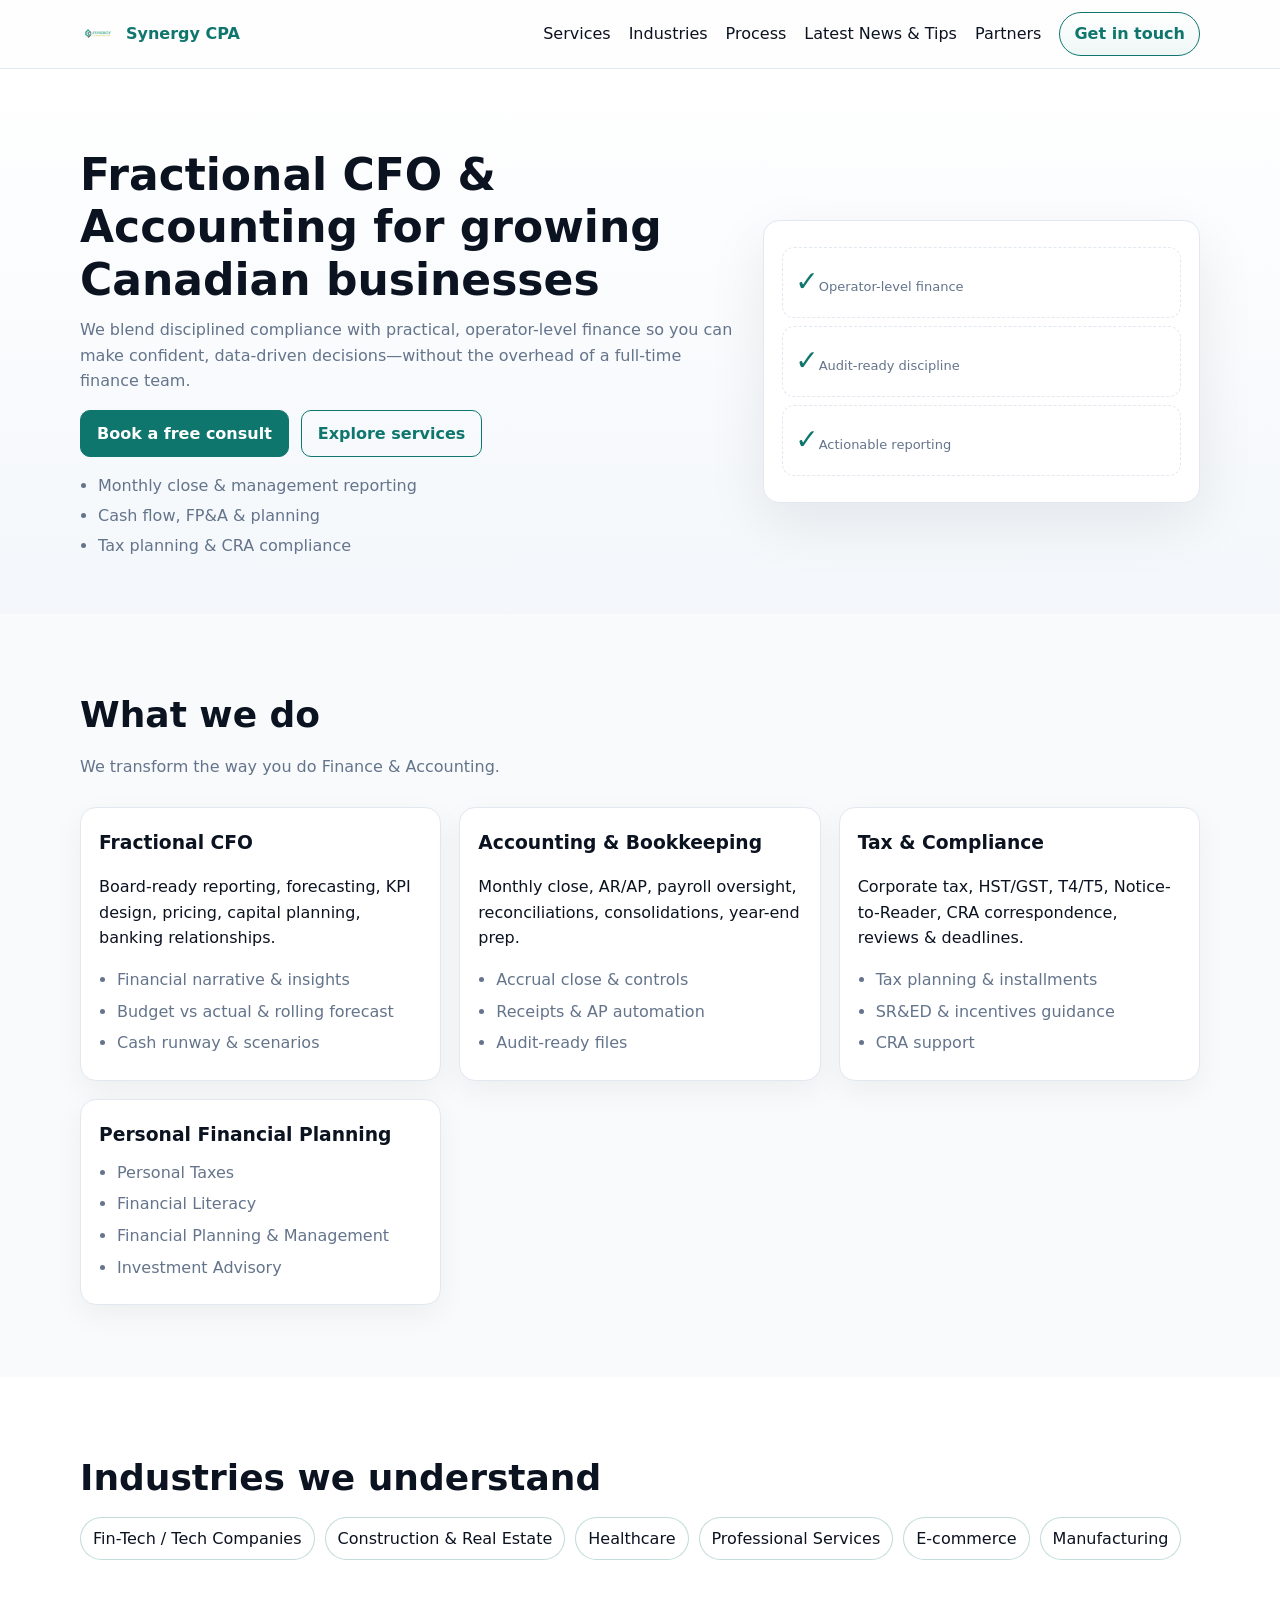
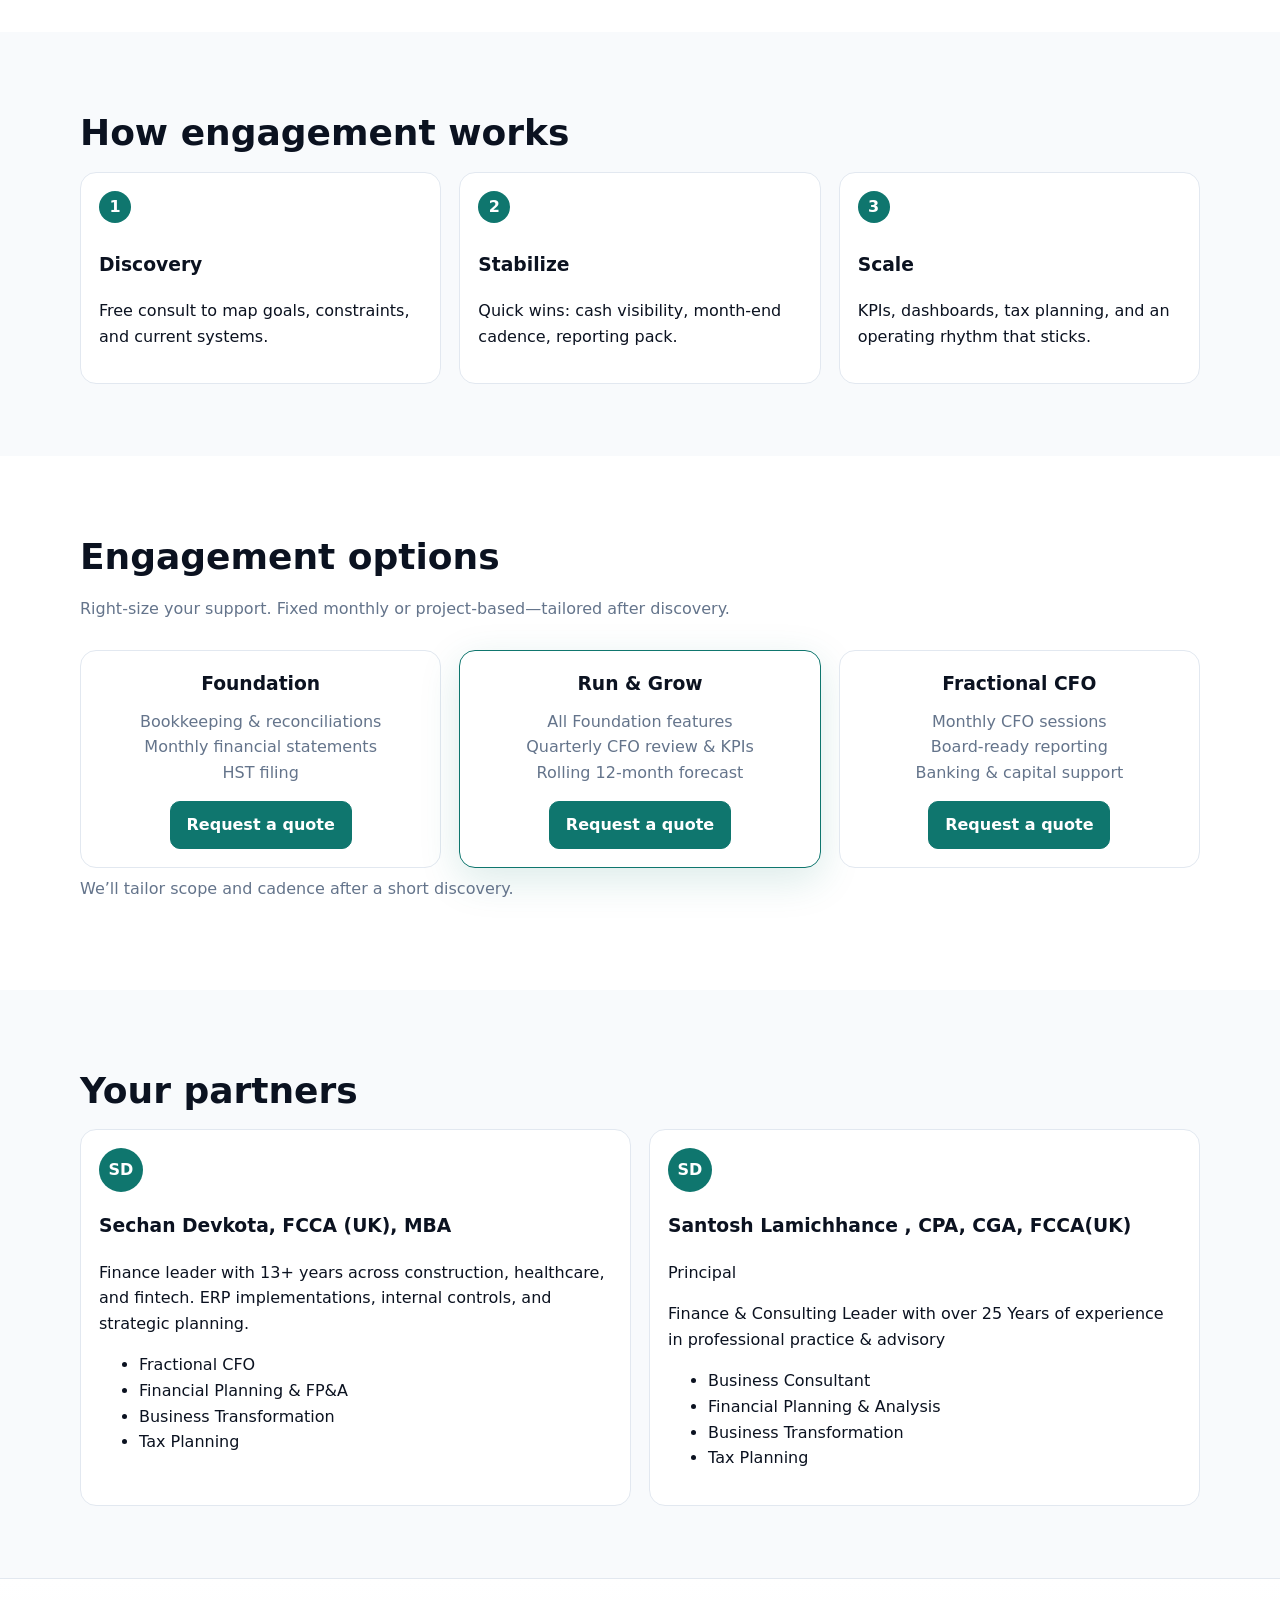
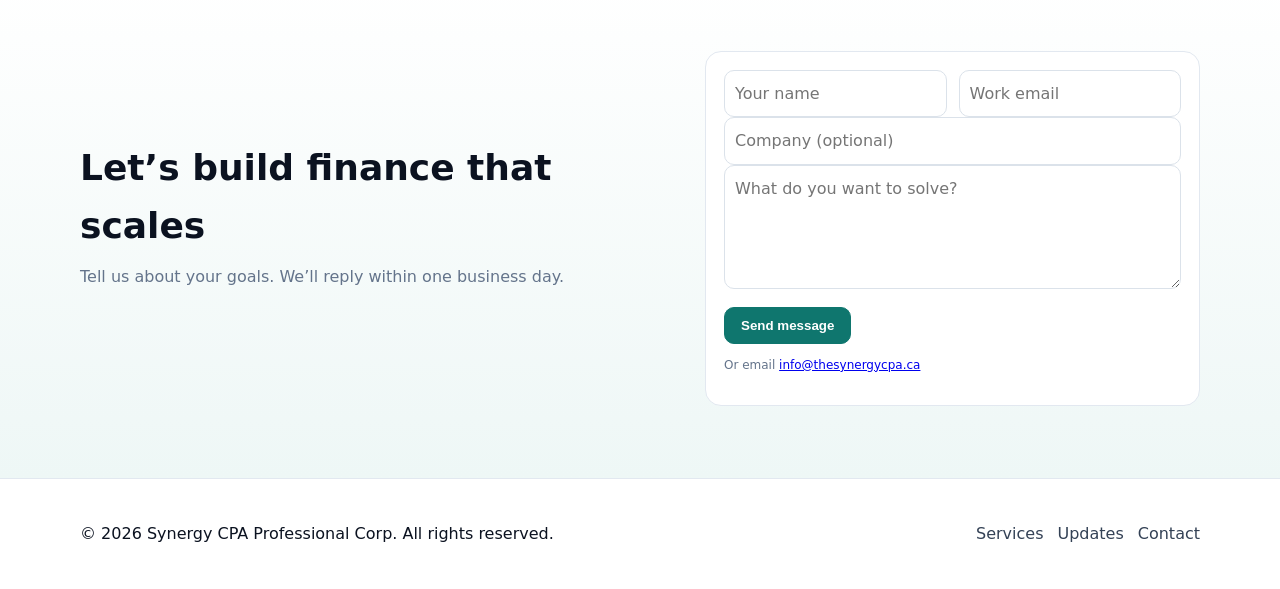
<file: index.html>
<!doctype html>
<html lang="en-CA">
<head>
  <meta charset="utf-8">
  <meta name="viewport" content="width=device-width,initial-scale=1">
  <title>Synergy CPA Professional Corp. | Fractional CFO • Accounting • Tax</title>
  <meta name="description" content="Synergy CPA — Fractional CFO, accounting, bookkeeping, FP&A and tax planning for growing Canadian businesses.">
  <meta name="robots" content="index,follow">

  <!-- Open Graph -->
  <meta property="og:title" content="Synergy CPA Professional Corp.">
  <meta property="og:description" content="Fractional CFO, Accounting, FP&A & Tax for growing Canadian businesses.">
  <meta property="og:type" content="website">
  <meta property="og:url" content="https://thesynergycpa.ca/">
  <meta property="og:image" content="https://thesynergycpa.ca/logo.png">

  <link rel="icon" href="favicon.ico">
  <link rel="stylesheet" href="styles.css">

  <!-- Schema.org (updated email) -->
  <script type="application/ld+json">
  {
    "@context": "https://schema.org",
    "@type": "Organization",
    "name": "Synergy CPA Professional Corp.",
    "url": "https://thesynergycpa.ca",
    "logo": "https://thesynergycpa.ca/logo.png",
    "address": { "@type": "PostalAddress", "addressLocality": "Toronto", "addressRegion": "ON", "addressCountry": "CA" },
    "contactPoint": [{ "@type": "ContactPoint", "contactType": "customer support", "email": "info@thesynergycpa.ca" }]
  }
  </script>
</head>
<body>

  <!-- Header / Nav -->
  <header class="site-header">
    <div class="container nav-wrap">
      <a href="#home" class="brand">
        <img src="logo.png" alt="Synergy CPA logo">
        <span>Synergy CPA</span>
      </a>

      <button id="menuBtn" class="menu-btn" aria-label="Toggle menu">
        <span></span><span></span><span></span>
      </button>

      <nav id="nav" class="nav">
        <a href="#services">Services</a>
        <a href="#industries">Industries</a>
        <a href="#process">Process</a>
        <a href=""latest-news-tips/index.html">Latest News & Tips</a>
        <a href="#about">Partners</a>
        <a class="cta" href="#contact">Get in touch</a>
      </nav>
    </div>
  </header>

  <!-- Hero (cleaned; no White Rose Park stats) -->
  <section id="home" class="hero">
    <div class="container hero-inner">
      <div class="hero-copy">
        <h1>Fractional CFO & Accounting for growing Canadian businesses</h1>
        <p>We blend disciplined compliance with practical, operator-level finance so you can make confident, data-driven decisions—without the overhead of a full-time finance team.</p>
        <div class="hero-cta">
          <a class="btn btn-primary" href="#contact">Book a free consult</a>
          <a class="btn btn-ghost" href="#services">Explore services</a>
        </div>
        <ul class="hero-bullets">
          <li>Monthly close & management reporting</li>
          <li>Cash flow, FP&A & planning</li>
          <li>Tax planning & CRA compliance</li>
        </ul>
      </div>

      <!-- Replace the old metrics card with trust-pillars (no numbers) -->
      <div class="hero-card">
        <div class="stat"><span class="num">✓</span><span class="label">Operator-level finance</span></div>
        <div class="stat"><span class="num">✓</span><span class="label">Audit-ready discipline</span></div>
        <div class="stat"><span class="num">✓</span><span class="label">Actionable reporting</span></div>
      </div>
    </div>
  </section>

  <!-- Services -->
  <section id="services" class="section">
    <div class="container">
      <h2 class="section-title">What we do</h2>
      <p class="section-subtitle">We transform the way you do Finance & Accounting.</p>

      <div class="cards">
        <article class="card">
          <h3>Fractional CFO</h3>
          <p>Board-ready reporting, forecasting, KPI design, pricing, capital planning, banking relationships.</p>
          <ul class="checklist">
            <li>Financial narrative & insights</li>
            <li>Budget vs actual & rolling forecast</li>
            <li>Cash runway & scenarios</li>
          </ul>
        </article>

        <article class="card">
          <h3>Accounting & Bookkeeping</h3>
          <p>Monthly close, AR/AP, payroll oversight, reconciliations, consolidations, year-end prep.</p>
          <ul class="checklist">
            <li>Accrual close & controls</li>
            <li>Receipts & AP automation</li>
            <li>Audit-ready files</li>
          </ul>
        </article>

        <article class="card">
          <h3>Tax & Compliance</h3>
          <p>Corporate tax, HST/GST, T4/T5, Notice-to-Reader, CRA correspondence, reviews & deadlines.</p>
          <ul class="checklist">
            <li>Tax planning & installments</li>
            <li>SR&ED & incentives guidance</li>
            <li>CRA support</li>
          </ul>
        </article>

          <article class="card">
          <h3>Personal Financial Planning</h3>
           <ul class="checklist">
            <li>Personal Taxes</li>
            <li>Financial Literacy</li>
            <li>Financial Planning & Management</li>
             <li>Investment Advisory</li>
          </ul>
        </article>
      </div>
    </div>
  </section>

  <!-- Industries -->
  <section id="industries" class="section alt">
    <div class="container">
      <h2 class="section-title">Industries we understand</h2>
      <div class="pill-grid">
        <span class="pill">Fin-Tech / Tech Companies</span>
        <span class="pill">Construction & Real Estate</span>
        <span class="pill">Healthcare</span>
        <span class="pill">Professional Services</span>
        <span class="pill">E-commerce</span>
        <span class="pill">Manufacturing</span>
      </div>
    </div>
  </section>

  <!-- Process -->
  <section id="process" class="section">
    <div class="container">
      <h2 class="section-title">How engagement works</h2>
      <div class="steps">
        <div class="step">
          <span class="step-num">1</span>
          <h3>Discovery</h3>
          <p>Free consult to map goals, constraints, and current systems.</p>
        </div>
        <div class="step">
          <span class="step-num">2</span>
          <h3>Stabilize</h3>
          <p>Quick wins: cash visibility, month-end cadence, reporting pack.</p>
        </div>
        <div class="step">
          <span class="step-num">3</span>
          <h3>Scale</h3>
          <p>KPIs, dashboards, tax planning, and an operating rhythm that sticks.</p>
        </div>
      </div>
    </div>
  </section>

  <!-- Engagement Options (no pricing) -->
  <section id="engagement" class="section alt">
    <div class="container">
      <h2 class="section-title">Engagement options</h2>
      <p class="section-subtitle">Right-size your support. Fixed monthly or project-based—tailored after discovery.</p>

      <div class="pricing">
        <div class="price-card">
          <h3>Foundation</h3>
          <ul>
            <li>Bookkeeping & reconciliations</li>
            <li>Monthly financial statements</li>
            <li>HST filing</li>
          </ul>
          <a class="btn btn-primary" href="#contact">Request a quote</a>
        </div>

        <div class="price-card featured">
          <h3>Run & Grow</h3>
          <ul>
            <li>All Foundation features</li>
            <li>Quarterly CFO review & KPIs</li>
            <li>Rolling 12-month forecast</li>
          </ul>
          <a class="btn btn-primary" href="#contact">Request a quote</a>
        </div>

        <div class="price-card">
          <h3>Fractional CFO</h3>
          <ul>
            <li>Monthly CFO sessions</li>
            <li>Board-ready reporting</li>
            <li>Banking & capital support</li>
          </ul>
          <a class="btn btn-primary" href="#contact">Request a quote</a>
        </div>
      </div>
      <p class="small-note">We’ll tailor scope and cadence after a short discovery.</p>
    </div>
  </section>

  <!-- Partners -->
  <section id="about" class="section">
    <div class="container">
      <h2 class="section-title">Your partners</h2>
      <div class="partners">
        <div class="partner">
          <div class="avatar initials">SD</div>
          <h3>Sechan Devkota, FCCA (UK), MBA</h3>
          <p>Finance leader with 13+ years across construction, healthcare, and fintech. ERP implementations, internal controls, and strategic planning.</p>
          <ul class="checklist">
            <li>Fractional CFO</li>
            <li>Financial Planning & FP&amp;A</li>
            <li>Business Transformation</li>
            <li>Tax Planning</li>
          </ul>
        </div>
        <div class="partner">
          <div class="avatar initials">SD</div>
          <h3>Santosh Lamichhance , CPA, CGA, FCCA(UK)</h3>
          <p>Principal</p>
          <p>Finance & Consulting Leader with over 25 Years of experience in professional practice & advisory</p>
          <ul class="checklist">
            <li>Business Consultant</li>
            <li>Financial Planning & Analysis </li>
            <li>Business Transformation</li>
            <li>Tax Planning</li>
        </div>
      </div>
    </div>
  </section>

  <!-- Contact -->
  <section id="contact" class="section cta">
    <div class="container cta-inner">
      <div>
        <h2 class="section-title">Let’s build finance that scales</h2>
        <p class="section-subtitle">Tell us about your goals. We’ll reply within one business day.</p>
      </div>

      <!-- Replace action with your Formspree endpoint when ready -->
      <form class="contact-form" action="https://formspree.io/f/your-form-id" method="POST">
        <div class="grid">
          <input name="name" required placeholder="Your name">
          <input name="email" type="email" required placeholder="Work email">
        </div>
        <input name="company" placeholder="Company (optional)">
        <textarea name="message" rows="4" placeholder="What do you want to solve?"></textarea>
        <button class="btn btn-primary" type="submit">Send message</button>
        <p class="tiny">Or email <a href="mailto:info@thesynergycpa.ca">info@thesynergycpa.ca</a></p>
      </form>
    </div>
  </section>

  <!-- Footer -->
  <footer class="site-footer">
    <div class="container foot">
      <p>© <span id="y"></span> Synergy CPA Professional Corp. All rights reserved.</p>
      <nav class="foot-nav">
        <a href="#services">Services</a>
        <a href="updates.html">Updates</a>
        <a href="#contact">Contact</a>
      </nav>
    </div>
  </footer>

  <script src="script.js"></script>
  <script>document.getElementById('y').textContent=new Date().getFullYear()</script>
</body>
</html>

</body>
</html>
</file>
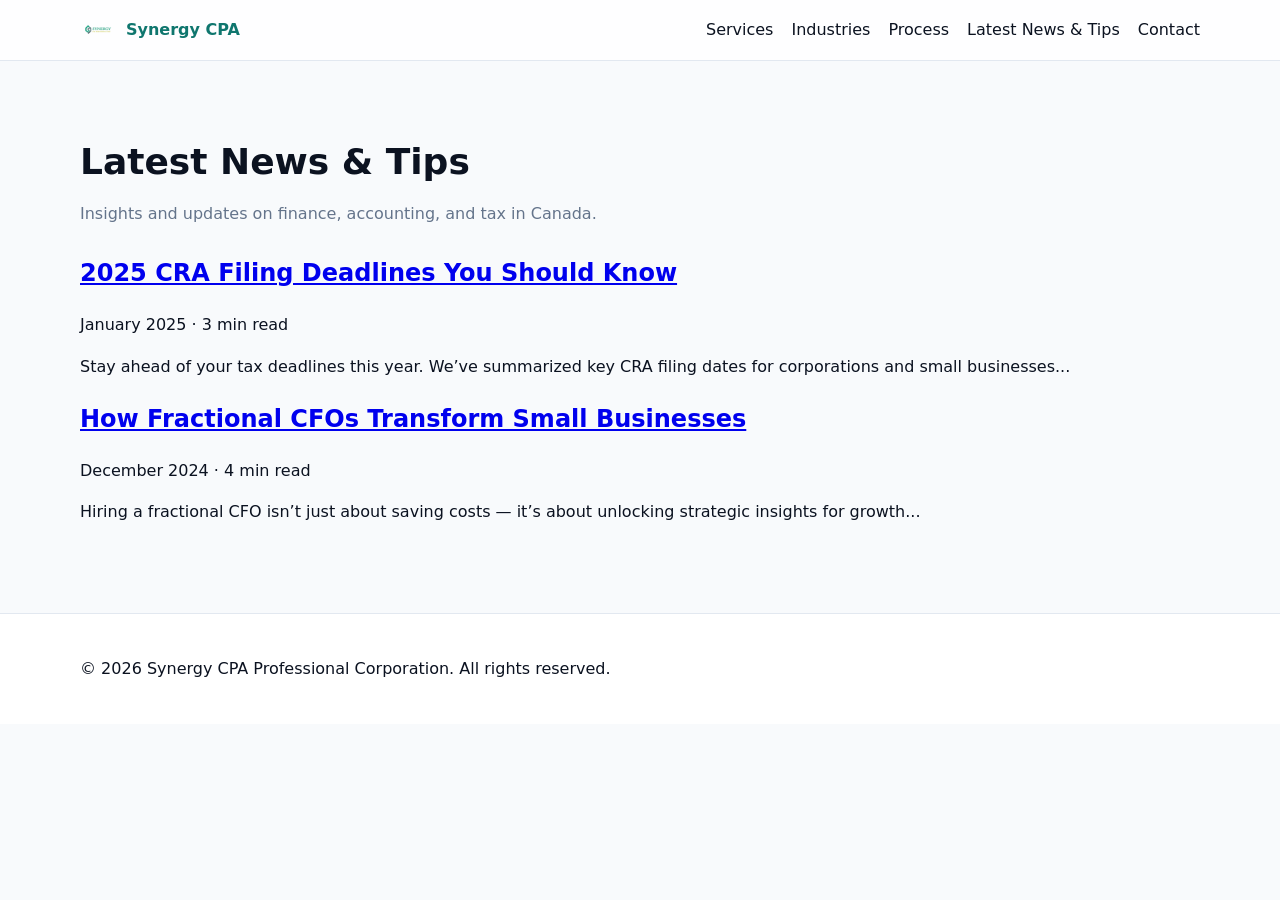
<file: latest-news-tips/index.html>
<!doctype html>
<html lang="en-CA">
<head>
  <meta charset="utf-8">
  <meta name="viewport" content="width=device-width,initial-scale=1">
  <title>Latest News & Tips | Synergy CPA</title>
  <meta name="description" content="Financial and tax insights from Synergy CPA Professional Corporation.">
  <link rel="stylesheet" href="../styles.css">
</head>
<body>

<header class="site-header">
  <div class="container nav-wrap">
    <a href="../index.html" class="brand">
      <img src="../logo.png" alt="Synergy CPA Logo">
      <span>Synergy CPA</span>
    </a>
    <nav class="nav">
      <a href="../index.html#services">Services</a>
      <a href="../index.html#industries">Industries</a>
      <a href="../index.html#process">Process</a>
      <a href="../latest-news-tips/index.html" aria-current="page">Latest News & Tips</a>
      <a href="../index.html#contact">Contact</a>
    </nav>
  </div>
</header>

<section class="section">
  <div class="container">
    <h1 class="section-title">Latest News & Tips</h1>
    <p class="section-subtitle">Insights and updates on finance, accounting, and tax in Canada.</p>

    <div class="post-list">
      <article class="post">
        <h2><a href="#">2025 CRA Filing Deadlines You Should Know</a></h2>
        <p class="post-meta">January 2025 · 3 min read</p>
        <p>Stay ahead of your tax deadlines this year. We’ve summarized key CRA filing dates for corporations and small businesses...</p>
      </article>

      <article class="post">
        <h2><a href="#">How Fractional CFOs Transform Small Businesses</a></h2>
        <p class="post-meta">December 2024 · 4 min read</p>
        <p>Hiring a fractional CFO isn’t just about saving costs — it’s about unlocking strategic insights for growth...</p>
      </article>
    </div>
  </div>
</section>

<footer class="site-footer">
  <div class="container foot">
    <p>© <span id="y"></span> Synergy CPA Professional Corporation. All rights reserved.</p>
  </div>
</footer>

<script>document.getElementById('y').textContent = new Date().getFullYear();</script>
</body>
</html>
</file>
<file: styles.css>
:root{
  --teal:#0F766E;
  --teal-700:#0B5F59;
  --lime:#A3E635;
  --ink:#0B1220;
  --muted:#64748B;
  --bg:#F8FAFC;
  --card:#FFFFFF;
  --ring:rgba(15,118,110,.25);
}

*{box-sizing:border-box}
html,body{margin:0;padding:0}
body{
  background:var(--bg);
  color:var(--ink);
  font-family: system-ui,-apple-system,Segoe UI,Roboto,Helvetica,Arial;
  line-height:1.6;
}

/* Layout helpers */
.container{width:min(1120px,92vw);margin-inline:auto}
.section{padding:72px 0}
.section.alt{background:#FFFFFF}
.section-title{font-size:clamp(26px,4vw,36px);margin:0 0 10px}
.section-subtitle{color:var(--muted);margin:0 0 28px}

/* Header */
.site-header{
  position:sticky;top:0;z-index:50;
  background:#ffffffCC;backdrop-filter:saturate(150%) blur(6px);
  border-bottom:1px solid #e2e8f0;
}
.nav-wrap{display:flex;align-items:center;justify-content:space-between;padding:12px 0}
.brand{display:flex;align-items:center;gap:10px;color:var(--teal);text-decoration:none;font-weight:800}
.brand img{width:36px;height:36px;object-fit:contain}

.nav{display:flex;gap:18px;align-items:center}
.nav a{color:#0b1220;text-decoration:none}
.nav a:hover{color:var(--teal)}
.nav .cta{padding:8px 14px;border:1px solid var(--teal);border-radius:999px;color:var(--teal);font-weight:600}
.nav .cta:hover{background:var(--teal);color:#fff}

/* mobile menu */
.menu-btn{display:none;background:none;border:0;gap:4px}
.menu-btn span{display:block;width:22px;height:2px;background:#0b1220}

/* Hero */
.hero{padding:80px 0 40px;background:linear-gradient(180deg,#ffffff 0,#f3f7fb 100%)}
.hero-inner{display:grid;grid-template-columns:1.2fr .8fr;gap:28px;align-items:center}
.hero-copy h1{font-size:clamp(28px,4.6vw,44px);line-height:1.2;margin:0 0 10px}
.hero-copy p{color:var(--muted);margin:0 0 16px}
.hero-cta{display:flex;gap:12px;margin:10px 0 16px}
.hero-bullets{padding-left:18px;color:var(--muted)}
.hero-bullets li{margin:4px 0}

.hero-card{
  background:#fff;border:1px solid #e2e8f0;border-radius:16px;padding:18px;
  box-shadow:0 20px 60px rgba(2,6,23,.08);
}
.stat{padding:12px;border-radius:12px;margin:8px 0;border:1px dashed #e2e8f0}
.stat .num{font-size:28px;font-weight:800;color:var(--teal)}
.stat .label{font-size:13px;color:var(--muted)}

/* Buttons */
.btn{display:inline-block;text-decoration:none;border-radius:10px;font-weight:700}
.btn-primary{background:var(--teal);color:#fff;padding:10px 16px;border:1px solid var(--teal)}
.btn-primary:hover{background:var(--teal-700)}
.btn-ghost{padding:10px 16px;border:1px solid var(--teal);color:var(--teal)}
.btn-ghost:hover{background:var(--teal);color:#fff}

/* Cards (services) */
.cards{display:grid;grid-template-columns:repeat(3,1fr);gap:18px}
.card{background:#fff;border:1px solid #e2e8f0;border-radius:16px;padding:18px;box-shadow:0 10px 30px rgba(2,6,23,.05)}
.card h3{margin:2px 0 6px}
.card .checklist{margin:10px 0 0;padding-left:18px;color:var(--muted)}
.card .checklist li{margin:6px 0}

/* Pills (industries) */
.pill-grid{display:flex;flex-wrap:wrap;gap:10px}
.pill{padding:8px 12px;border-radius:999px;border:1px solid var(--ring);background:#ffffff;color:#0b1220}

/* Steps (process) */
.steps{display:grid;grid-template-columns:repeat(3,1fr);gap:18px}
.step{background:#fff;border:1px solid #e2e8f0;border-radius:16px;padding:18px}
.step-num{display:inline-grid;place-items:center;width:32px;height:32px;border-radius:50%;background:var(--teal);color:#fff;font-weight:700;margin-bottom:8px}

/* Pricing */
.pricing{display:grid;grid-template-columns:repeat(3,1fr);gap:18px}
.price-card{background:#fff;border:1px solid #e2e8f0;border-radius:16px;padding:18px;text-align:center}
.price-card h3{margin:0 0 6px}
.price{font-size:34px;font-weight:800;margin:10px 0;color:var(--teal)}
.price span{font-size:16px;color:#334155}
.price-card ul{list-style:none;padding:0;margin:10px 0 16px;color:var(--muted)}
.price-card.featured{border-color:var(--teal);box-shadow:0 12px 40px rgba(15,118,110,.15)}

/* Partners */
.partners{display:grid;grid-template-columns:repeat(2,1fr);gap:18px}
.partner{background:#fff;border:1px solid #e2e8f0;border-radius:16px;padding:18px}
.avatar{width:44px;height:44px;border-radius:50%;background:var(--teal);color:#fff;display:grid;place-items:center;font-weight:800;margin-bottom:8px}

/* CTA / Contact */
.cta{background:linear-gradient(180deg,#ffffff 0,#eef7f6 100%);border-top:1px solid #e2e8f0}
.cta-inner{display:grid;grid-template-columns:1.1fr .9fr;gap:20px;align-items:center}
.contact-form{background:#fff;border:1px solid #e2e8f0;border-radius:16px;padding:18px}
.contact-form .grid{display:grid;grid-template-columns:1fr 1fr;gap:12px}
.contact-form input,.contact-form textarea{
  width:100%;padding:10px;border-radius:10px;border:1px solid #dbe2ea;font:inherit
}
.contact-form button{margin-top:10px}
.tiny{font-size:12px;color:var(--muted)}
.small-note{color:var(--muted);margin-top:8px}

/* Footer */
.site-footer{padding:26px 0;border-top:1px solid #e2e8f0;background:#fff}
.foot{display:flex;justify-content:space-between;gap:12px;align-items:center}
.foot-nav{display:flex;gap:14px}
.foot-nav a{color:#334155;text-decoration:none}
.foot-nav a:hover{color:var(--teal)}

/* Responsive */
@media (max-width: 980px){
  .hero-inner,.cards,.steps,.pricing,.partners,.cta-inner{grid-template-columns:1fr}
  .contact-form .grid{grid-template-columns:1fr}
  .nav{position:fixed;inset:56px 0 auto 0;transform:translateY(-20px);opacity:0;pointer-events:none;transition:.2s;
       background:#fff;border-bottom:1px solid #e2e8f0;display:grid;gap:10px;padding:16px}
  .menu-btn{display:grid}
}
.nav.open{opacity:1;pointer-events:auto;transform:translateY(0)}
</file>
